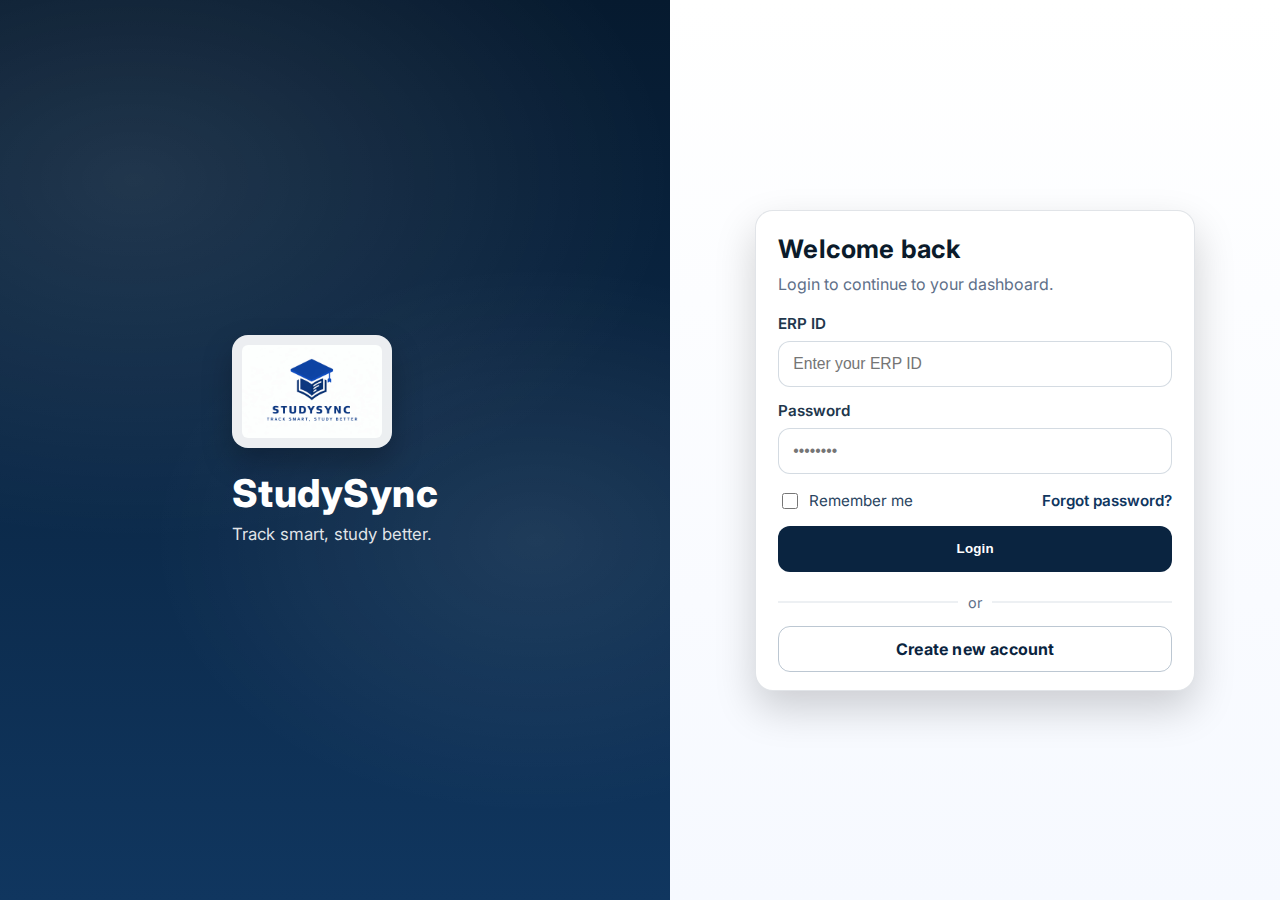
<file: index.html>
<!DOCTYPE html>
<html lang="en">
<head>
    <meta charset="UTF-8">
    <title>StudySync</title>

    <!-- Auto redirect to Login page -->
    <meta http-equiv="refresh" content="0; url=pages/auth/login.html">

    <!-- Fallback for browsers with redirect disabled -->
    <script>
        window.location.href = "pages/auth/login.html";
    </script>
</head>
<body>
    <p>If you are not redirected automatically, <a href="pages/auth/login.html">click here to go to Login</a>.</p>
</body>
</html>
</file>
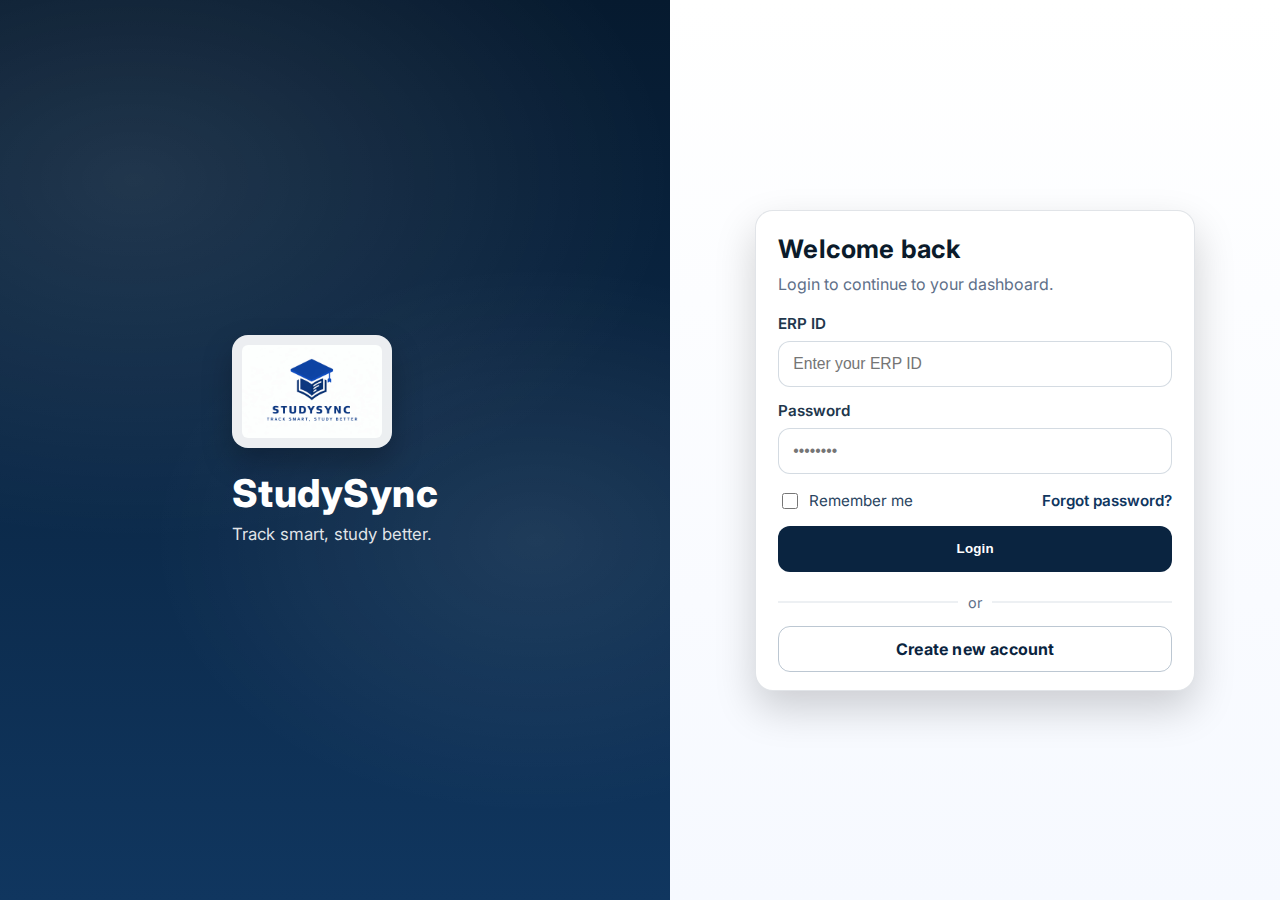
<file: pages/auth/login.html>
<!DOCTYPE html>
<html lang="en">
<head>
  <meta charset="UTF-8" />
  <meta name="viewport" content="width=device-width, initial-scale=1.0" />
  <title>StudySync | Login</title>

  <!-- Optional: clean professional font -->
  <link rel="preconnect" href="https://fonts.googleapis.com">
  <link rel="preconnect" href="https://fonts.gstatic.com" crossorigin>
  <link href="https://fonts.googleapis.com/css2?family=Inter:wght@400;500;600;700&display=swap" rel="stylesheet">

  <link rel="stylesheet" href="../../css/auth.css" />
</head>
<body>
  <div class="auth-page">
    <!-- Left: Brand / Info -->
    <section class="brand">
      <div class="brand-inner">
        <img
          class="brand-logo"
          src="../../assets/images/logo/studysync-logo.png"
          alt="StudySync Logo"
        />
        <h1 class="brand-title">StudySync</h1>
        <p class="brand-tagline">Track smart, study better.</p>
      </div>
    </section>

    <!-- Right: Login Card -->
    <main class="auth">
      <div class="card">
        <div class="card-head">
          <h2>Welcome back</h2>
          <p class="muted">Login to continue to your dashboard.</p>
        </div>

        <form class="form" id="loginForm" autocomplete="on">
        
            <label class="field">
                <span>ERP ID</span>
                <input type="text" name="erpId" placeholder="Enter your ERP ID" required />
            </label>
        
            <label class="field">
                <span>Password</span>
                <input type="password" name="password" placeholder="••••••••" minlength="4" required />
            </label>
        
            <div class="row">
                <label class="checkbox">
                    <input type="checkbox" />
                    <span>Remember me</span>
                </label>
        
                <a class="link" href="#" onclick="alert('We will add this later'); return false;">Forgot password?</a>
            </div>
        
            <button class="btn primary" type="submit">Login</button>
        
            <div class="divider"><span>or</span></div>
        
            <a class="btn ghost" href="register.html">Create new account</a>
        
        </form>
      </div>
    </main>
  </div>
  <script src="../../js/auth.js"></script>

</body>
</html>
</file>
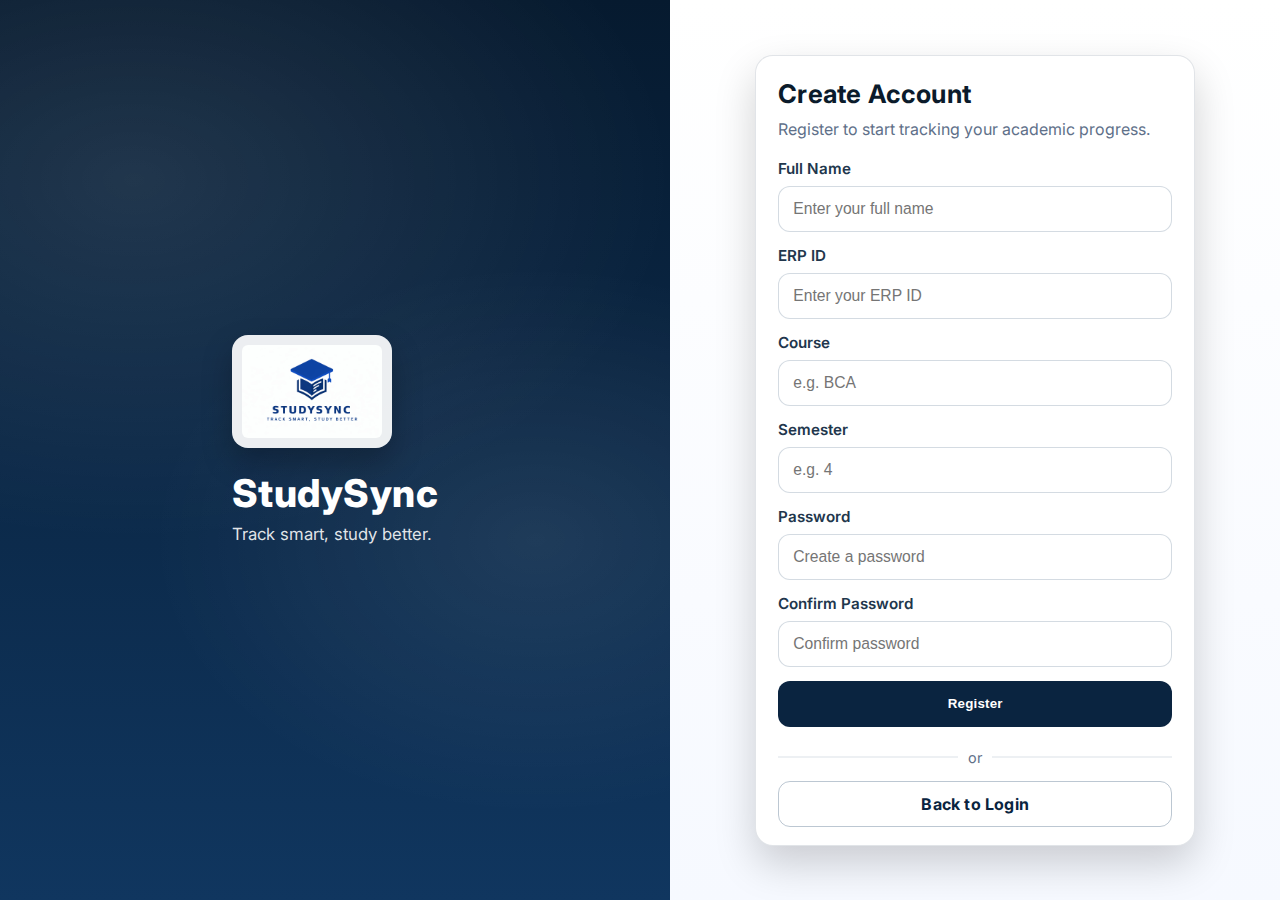
<file: pages/auth/register.html>
<!DOCTYPE html>
<html lang="en">
<head>
  <meta charset="UTF-8" />
  <meta name="viewport" content="width=device-width, initial-scale=1.0" />
  <title>StudySync | Register</title>

  <link rel="preconnect" href="https://fonts.googleapis.com">
  <link rel="preconnect" href="https://fonts.gstatic.com" crossorigin>
  <link href="https://fonts.googleapis.com/css2?family=Inter:wght@400;500;600;700&display=swap" rel="stylesheet">
  <link rel="stylesheet" href="../../css/auth.css" />
</head>

<body>
  <div class="auth-page">

    <!-- LOGO -->
    <section class="brand">
      <div class="brand-inner">
        <img
          class="brand-logo"
          src="../../assets/images/logo/studysync-logo.png"
          alt="StudySync Logo"
        />
        <h1 class="brand-title">StudySync</h1>
        <p class="brand-tagline">Track smart, study better.</p>
      </div>
    </section>

    <!-- Register -->
    <main class="auth">
      <div class="card">
        <div class="card-head">
          <h2>Create Account</h2>
          <p class="muted">Register to start tracking your academic progress.</p>
        </div>

        <form class="form" id="registerForm" data-page="register">

          <label class="field">
            <span>Full Name</span>
            <input type="text" id="name" placeholder="Enter your full name" required />
          </label>

          <label class="field">
            <span>ERP ID</span>
            <input type="text" id="erp" placeholder="Enter your ERP ID" required />
          </label>

          <label class="field">
            <span>Course</span>
            <input type="text" id="course" placeholder="e.g. BCA" required />
          </label>

          <label class="field">
            <span>Semester</span>
            <input type="number" id="semester" min="1" max="8" placeholder="e.g. 4" required />
          </label>

          <label class="field">
            <span>Password</span>
            <input type="password" id="password" placeholder="Create a password" required />
          </label>

          <label class="field">
            <span>Confirm Password</span>
            <input type="password" id="confirmPassword" placeholder="Confirm password" required />
          </label>

          <button class="btn primary" type="submit">Register</button>

          <div class="divider"><span>or</span></div>

          <a class="btn ghost" href="login.html">Back to Login</a>

        </form>
      </div>
    </main>

  </div>
  <script src="../../js/auth.js"></script>

</body>
</html>
</file>
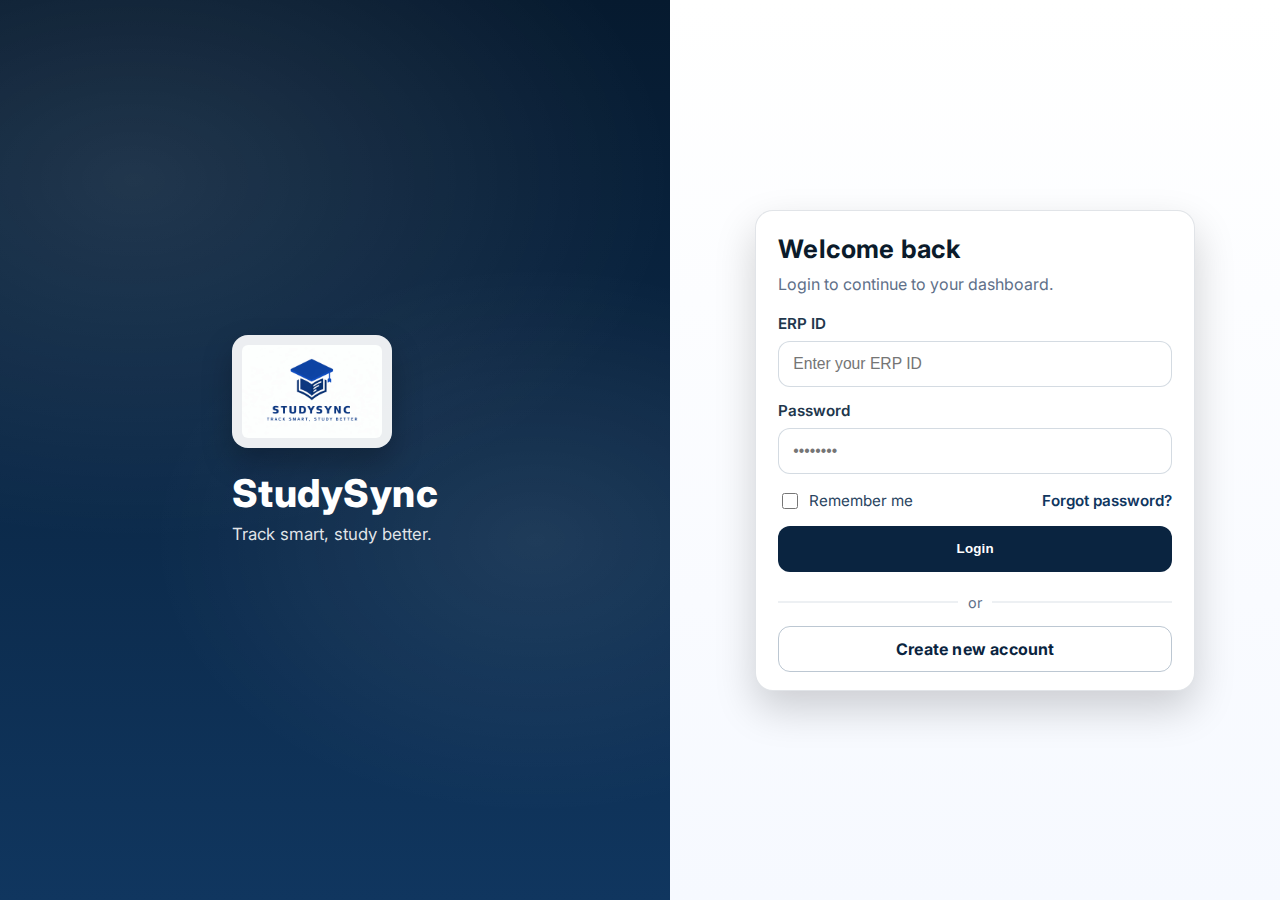
<file: pages/dashboard/dashboard.html>
<!DOCTYPE html>
<html lang="en">

<head>
    <meta charset="UTF-8" />
    <meta name="viewport" content="width=device-width, initial-scale=1.0" />
    <title>StudySync | Dashboard</title>

    <!-- Fonts (same as auth pages) -->
    <link rel="preconnect" href="https://fonts.googleapis.com">
    <link rel="preconnect" href="https://fonts.gstatic.com" crossorigin>
    <link href="https://fonts.googleapis.com/css2?family=Inter:wght@400;500;600;700&display=swap" rel="stylesheet">
    <link rel="stylesheet" href="../../css/main.css" />
<link rel="stylesheet" href="../../css/dashboard.css" /> 

    <!-- CSS for dashboard (we will create next) -->
    <link rel="stylesheet" href="../../css/dashboard.css" />
</head>

<body>

    <!-- NAVBAR -->
    <header class="topbar">
        <nav class="nav">
            <div class="nav-left">
                <a class="brand" href="./dashboard.html">
                    <img class="brand-logo" src="../../assets/images/logo/studysync-logo.png" alt="StudySync Logo">
                    <span class="brand-name">StudySync</span>
                </a>
            </div>

            <div class="nav-right" id="navMenu">
                <a class="nav-link active" href="./dashboard.html">Dashboard</a>
                <a class="nav-link" href="../subjects/subjects.html">Subjects</a>
                <a class="nav-link" href="../planner/planner.html">Planner</a>
                <a class="nav-link" href="../info/about.html">About</a>
                <button class="nav-btn" id="logoutBtn" type="button">Logout</button>
            </div>

            <!-- Hamburger (ONLY visible on mobile) -->
            <button class="nav-toggle" id="navToggle" aria-label="Toggle navigation" aria-expanded="false"
                type="button">
                &#9776;
            </button>
        </nav>
    </header>

    <!-- PAGE -->
    <main class="page">

        <!-- Container 1 -->
        <section class="section section-top">
            <div class="grid-two">

                <!-- Student Details -->
                <div class="card card-student">
                    <div class="card-head">
                        <h2 class="card-title">Student Details</h2>
                    </div>

                    <div class="student-details">
                        <div class="detail-row">
                            <span class="label">Name</span>
                            <span class="value" id="studentName">—</span>
                        </div>
                        <div class="detail-row">
                            <span class="label">Course</span>
                            <span class="value" id="studentCourse">—</span>
                        </div>
                        <div class="detail-row">
                            <span class="label">ERP ID</span>
                            <span class="value" id="studentErp">—</span>
                        </div>
                        <div class="detail-row">
                            <span class="label">Semester</span>
                            <span class="value" id="studentSemester">—</span>
                        </div>
                    </div>
                </div>

                <!-- Date -->
                <div class="card card-date">
                    <div class="card-head">
                        <h2 class="card-title">Today</h2>
                    </div>

                    <div class="today">
                        <p class="today-day" id="todayDay">—</p>
                        <p class="today-date" id="todayDate">—</p>
                        <p class="today-monthyear" id="todayMonthYear">—</p>
                    </div>
                </div>

            </div>
        </section>

        <!-- Container 2-->
        <section class="section section-subjects">
            <div class="section-head">
                <h2 class="section-title">Subject Progress</h2>
                <a class="section-link" href="../subjects/subjects.html">Open Subjects →</a>
            </div>

            <div class="subject-grid" id="subjectGrid">
                <!-- JS will render subject cards here -->
                <!-- Example structure (JS will generate):
          <div class="card subject-card">
            <div class="subject-top">
              <h3>Java</h3>
              <span>60%</span>
            </div>
            <div class="progress-bar"><div class="fill" style="width:60%"></div></div>
            <p class="muted">3/5 units completed</p>
          </div>
        -->
            </div>
        </section>

        <!-- ========== CONTAINER 3: OVERALL PROGRESS + STATUS ========== -->
        <section class="section section-overall">
            <div class="card card-overall">
                <div class="section-head">
                    <h2 class="section-title">Overall Progress</h2>
                    <span class="overall-percent" id="overallPercent">—%</span>
                </div>

                <div class="progress-bar lg">
                    <div class="fill" id="overallFill" style="width:0%"></div>
                </div>

                <div class="overall-status">
                    <p class="status-text">
                        Status:
                        <span class="status-badge" id="overallStatus">—</span>
                    </p>

                    <p class="muted" id="overallHint">
                        Complete more units to improve your status.
                    </p>
                </div>
            </div>
        </section>

        <!-- ========== CONTAINER 4: TODAY'S TASKS + 2 BUTTONS ========== -->
        <section class="section section-todos">
            <div class="grid-two">

                <!-- Task List (Left) -->
                <div class="card card-todos">
                    <div class="section-head">
                        <h2 class="section-title">Today’s To-Do</h2>
                        <span class="muted" id="todoCount">0 tasks</span>
                    </div>

                    <ul class="list" id="todoList">
                        <!-- JS will render tasks here -->
                    </ul>
                </div>

                <!-- Buttons (Right) -->
                <div class="card card-actions">
                    <div class="card-head">
                        <h2 class="card-title">Quick Actions</h2>
                    </div>

                    <div class="actions">
                        <a class="btn primary" href="../planner/planner.html">Update To-Do</a>
                        <button class="btn secondary" id="markStudiedBtn" type="button">Mark Today as Studied</button>
                    </div>

                    <div class="streak-box">
                        <p class="streak-title">Consistency</p>
                        <p class="streak-line">
                            Streak: <strong id="streakCount">0</strong> day(s)
                        </p>
                        <p class="streak-line">
                            Last Studied: <strong id="lastStudied">—</strong>
                        </p>
                    </div>
                </div>

            </div>
        </section>

        <!-- ========== CONTAINER 5: UPCOMING DEADLINES + 2 BUTTONS ========== -->
        <section class="section section-deadlines">
            <div class="grid-two">

                <!-- Deadlines List (Left) -->
                <div class="card card-deadlines">
                    <div class="section-head">
                        <h2 class="section-title">Upcoming Deadlines</h2>
                        <span class="muted" id="deadlineCount">0 items</span>
                    </div>

                    <ul class="list" id="deadlineList">
                        <!-- JS will render deadlines here -->
                    </ul>
                </div>

                <!-- Buttons (Right) -->
                <div class="card card-actions">
                    <div class="card-head">
                        <h2 class="card-title">Deadline Actions</h2>
                    </div>

                    <div class="actions">
                        <a class="btn primary" href="../planner/planner.html">Update Deadlines</a>
                        <button class="btn secondary" id="setReminderBtn" type="button">Set Reminder</button>
                    </div>

                    <p class="muted">
                        Reminder will be shown inside the app (prototype).
                    </p>
                </div>

            </div>
        </section>

    </main>

    <!-- JS (we will build next) -->
    <script src="../../js/dashboard.js" defer></script>
</body>

</html>
</file>
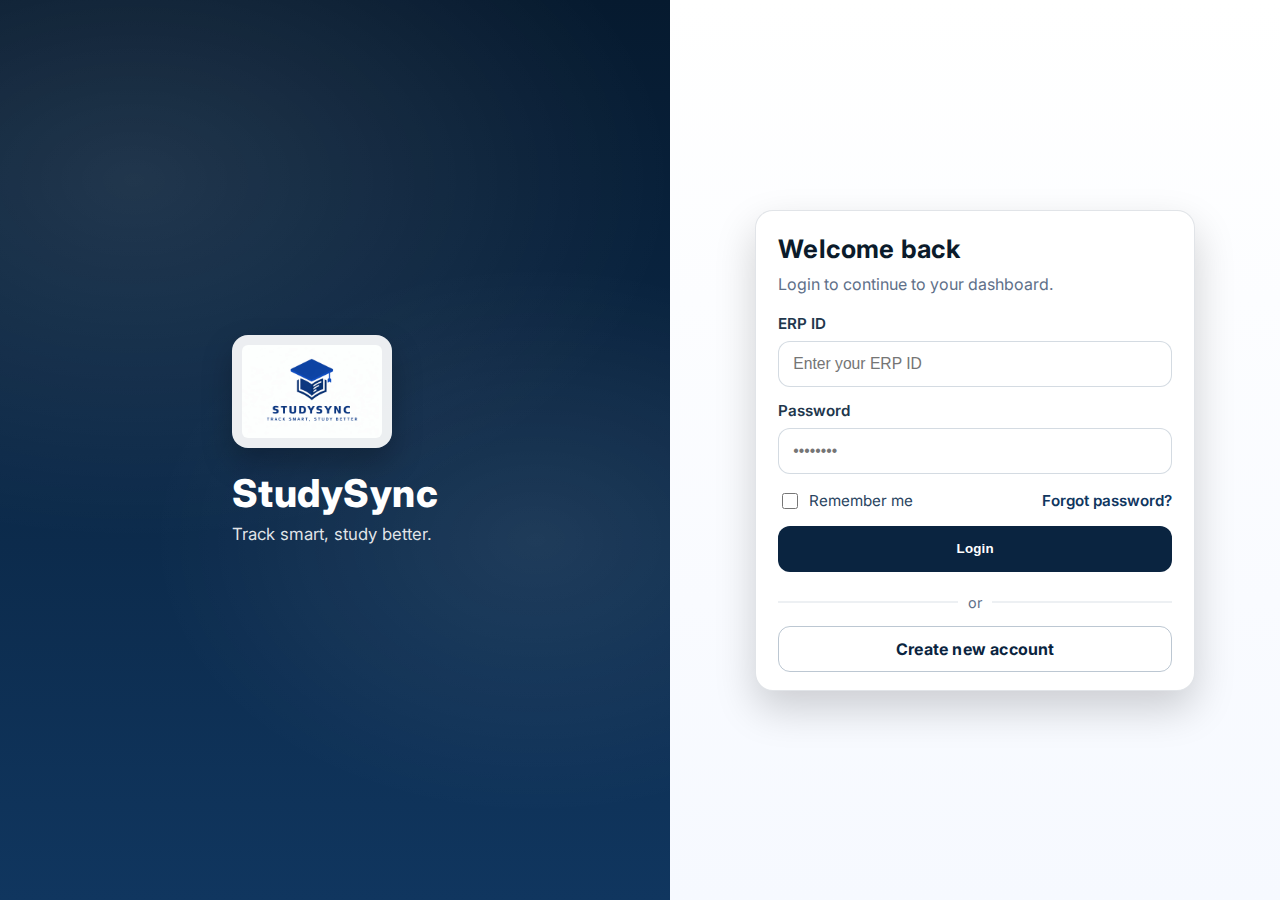
<file: pages/planner/planner.html>
<!DOCTYPE html>
<html lang="en">
<head>
  <meta charset="UTF-8" />
  <meta name="viewport" content="width=device-width, initial-scale=1.0" />
  <title>StudySync | Planner</title>

  <!-- Font -->
  <link rel="preconnect" href="https://fonts.googleapis.com">
  <link rel="preconnect" href="https://fonts.gstatic.com" crossorigin>
  <link href="https://fonts.googleapis.com/css2?family=Inter:wght@400;500;600;700;800&display=swap" rel="stylesheet">

  <!-- Common + Page CSS -->
  <link rel="stylesheet" href="../../css/main.css">
  <link rel="stylesheet" href="../../css/planner.css">
</head>

<body>
  <!-- NAVBAR -->
  <header class="topbar">
    <nav class="nav">
      <div class="nav-left">
        <a class="brand" href="../dashboard/dashboard.html">
          <img class="brand-logo" src="../../assets/images/logo/studysync-logo.png" alt="StudySync Logo">
          <span class="brand-name">StudySync</span>
        </a>
      </div>

      <div class="nav-right" id="navMenu">
        <a class="nav-link" href="../dashboard/dashboard.html">Dashboard</a>
        <a class="nav-link" href="../subjects/subjects.html">Subjects</a>
        <a class="nav-link active" href="./planner.html">Planner</a>
        <a class="nav-link" href="../info/about.html">About</a>
        <button class="nav-btn" id="logoutBtn" type="button">Logout</button>
      </div>

      <button class="nav-toggle" id="navToggle" aria-label="Toggle navigation" aria-expanded="false" type="button">
        &#9776;
      </button>
    </nav>
  </header>

  <main class="page">
    <!-- HEADER -->
    <section class="section section-headline">
      <div class="headline">
        <div>
          <h1 class="title">Planner</h1>
          <p class="subtitle">Add study tasks and deadlines here. Dashboard will show the latest items.</p>
        </div>

        <div class="chips">
          <span class="chip">Today: <strong id="todayText">—</strong></span>
          <span class="chip">Semester: <strong id="semText">—</strong></span>
        </div>
      </div>
    </section>

    <!-- GRID -->
    <section class="planner-grid">
      <!-- LEFT: TODOS -->
      <section class="card">
        <div class="card-head">
          <div>
            <h2 class="card-title">To-Do List (Study Only)</h2>
            <p class="muted">Keep tasks academic: revision, practice, reading, etc.</p>
          </div>
          <span class="badge" id="todoBadge">0</span>
        </div>

        <form id="todoForm" class="form">
          <div class="row">
            <div class="field">
              <label>Subject</label>
              <input id="todoSubject" type="text" placeholder="e.g., CN / Java" required />
            </div>

            <div class="field">
              <label>Type</label>
              <select id="todoType" required>
                <option value="Revision">Revision</option>
                <option value="Practice">Practice</option>
                <option value="Reading">Reading</option>
                <option value="Assignment">Assignment</option>
              </select>
            </div>
          </div>

          <div class="row">
            <div class="field">
              <label>Unit (1–5)</label>
              <input id="todoUnit" type="number" min="1" max="5" placeholder="1" />
            </div>

            <div class="field">
              <label>Duration (minutes)</label>
              <input id="todoDuration" type="number" min="5" max="600" placeholder="30" />
            </div>

            <div class="field">
              <label>Date</label>
              <input id="todoDate" type="date" />
            </div>
          </div>

          <div class="actions">
            <button class="btn primary" type="submit">Add Task</button>
            <button class="btn ghost" id="clearTodoBtn" type="button">Clear All Tasks</button>
          </div>
        </form>

        <div class="list-wrap">
          <ul class="list" id="todoList"></ul>
        </div>
      </section>

      <!-- RIGHT: DEADLINES -->
      <section class="card">
        <div class="card-head">
          <div>
            <h2 class="card-title">Deadlines</h2>
            <p class="muted">Add tests, mid-sems, end-sems, or assignments.</p>
          </div>
          <span class="badge" id="deadlineBadge">0</span>
        </div>

        <form id="deadlineForm" class="form">
          <div class="row">
            <div class="field">
              <label>Type</label>
              <select id="deadlineType" required>
                <option value="Mid-sem">Mid-sem</option>
                <option value="End-sem">End-sem</option>
                <option value="Test">Test</option>
                <option value="Assignment">Assignment</option>
              </select>
            </div>

            <div class="field">
              <label>Subject</label>
              <input id="deadlineSubject" type="text" placeholder="e.g., CN / SE" required />
            </div>
          </div>

          <div class="row">
            <div class="field">
              <label>Date</label>
              <input id="deadlineDate" type="date" required />
            </div>

            <div class="field">
              <label>Notes (optional)</label>
              <input id="deadlineNotes" type="text" placeholder="e.g., Unit 2 important topics" />
            </div>
          </div>

          <div class="actions">
            <button class="btn primary" type="submit">Add Deadline</button>
            <button class="btn ghost" id="clearDeadlineBtn" type="button">Clear All Deadlines</button>
          </div>
        </form>

        <div class="list-wrap">
          <ul class="list" id="deadlineList"></ul>
        </div>
      </section>
    </section>
  </main>

  <script src="../../js/planner.js" defer></script>
</body>
</html>
</file>
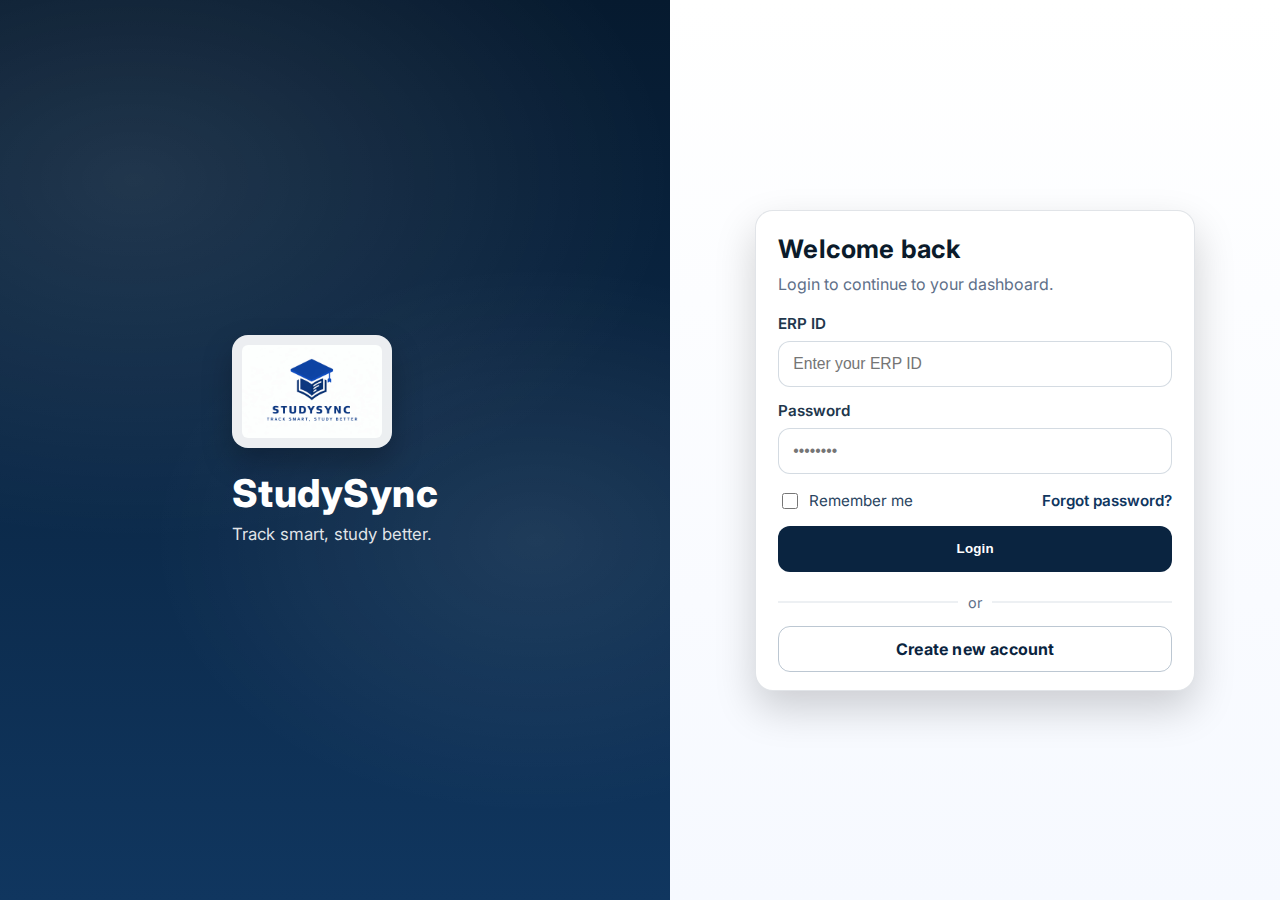
<file: pages/subjects/subjects.html>
<!DOCTYPE html>
<html lang="en">

<head>
    <meta charset="UTF-8" />
    <meta name="viewport" content="width=device-width, initial-scale=1.0" />
    <title>StudySync | Subjects</title>

    <!-- Fonts -->
    <link rel="preconnect" href="https://fonts.googleapis.com">
    <link rel="preconnect" href="https://fonts.gstatic.com" crossorigin>
    <link href="https://fonts.googleapis.com/css2?family=Inter:wght@400;500;600;700&display=swap" rel="stylesheet">
    <link rel="stylesheet" href="../../css/main.css" />
    <link rel="stylesheet" href="../../css/subjects.css" />

    <!-- CSS (we’ll create next) -->
    <link rel="stylesheet" href="../../css/subjects.css" />
</head>

<body>

    <!-- ========== NAVBAR ========== -->
    <header class="topbar">
        <nav class="nav">
            <div class="nav-left">
                <a class="brand" href="../dashboard/dashboard.html">
                    <img class="brand-logo" src="../../assets/images/logo/studysync-logo.png" alt="StudySync Logo">
                    <span class="brand-name">StudySync</span>
                </a>
            </div>

            <!-- Menu -->
            <div class="nav-right" id="navMenu">
                <a class="nav-link" href="../dashboard/dashboard.html">Dashboard</a>
                <a class="nav-link active" href="./subjects.html">Subjects</a>
                <a class="nav-link" href="../planner/planner.html">Planner</a>
                <a class="nav-link" href="../info/about.html">About</a>
                <button class="nav-btn" id="logoutBtn" type="button">Logout</button>
            </div>

            <!-- Hamburger -->
            <button class="nav-toggle" id="navToggle" aria-label="Toggle navigation" aria-expanded="false"
                type="button">
                &#9776;
            </button>
        </nav>
    </header>

    <!-- ========== PAGE ========== -->
    <main class="page">

        <!-- Header Section -->
        <section class="section section-headline">
            <div class="headline">
                <div>
                    <h1 class="title">Subjects</h1>
                    <p class="subtitle">
                        Tick units as you complete them. Progress will automatically update on the Dashboard.
                    </p>
                </div>

                <div class="semester-chip">
                    Semester: <strong id="semText">—</strong>
                </div>
            </div>
        </section>

        <!-- Subjects Container -->
        <section class="section section-subjects">
            <div class="section-bar">
                <h2 class="section-title">Your Subjects</h2>
                <span class="muted" id="subjectCount">0 subjects</span>
            </div>

            <!-- JS will render subject cards here -->
            <div class="subjects-grid" id="subjectsGrid">
                <!-- Example card (JS will generate):
        <div class="card subject-card">
          <div class="subject-top">
            <h3 class="subject-name">Computer Networks</h3>
            <span class="percent">40%</span>
          </div>

          <div class="units">
            <label class="unit"><input type="checkbox"> Unit 1</label>
            ...
          </div>

          <div class="btn-row">
            <a class="btn ghost" href="./cn/cn-syllabus.html">Syllabus</a>
            <a class="btn primary" href="./cn/cn-questionbank.html">Question Bank</a>
          </div>
        </div>
        -->
            </div>
        </section>

    </main>

    <!-- JS (we’ll create next) -->
    <script src="../../js/subjects.js" defer></script>
</body>

</html>
</file>
<file: css/auth.css>
:root{
  --navy-900:#061a2f;
  --navy-800:#0a2440;
  --navy-700:#10365f;
  --navy-100:#eaf2ff;

  --white:#ffffff;
  --text:#0b1b2b;
  --muted:#607089;

  --border:rgba(255,255,255,0.18);
  --card-border:rgba(10,36,64,0.12);

  --shadow: 0 18px 40px rgba(0,0,0,0.18);
  --radius: 18px;
}

*{ box-sizing:border-box; }
html,body{ height:100%; }

body{
  margin:0;
  font-family: Inter, system-ui, -apple-system, Segoe UI, Roboto, Arial, sans-serif;
  background: linear-gradient(180deg, var(--navy-900), var(--navy-800));
  color: var(--text);
}

/* Layout */
.auth-page{
  min-height:100vh;
  display:grid;
  grid-template-columns: 1.1fr 1fr;
}

/* Brand Side */
.brand{
  padding: 40px 36px;
  color: var(--white);
  display:flex;
  align-items:center;
  justify-content:center;

  background:
    radial-gradient(900px 600px at 20% 20%, rgba(255,255,255,0.10), transparent 60%),
    radial-gradient(700px 500px at 80% 60%, rgba(255,255,255,0.08), transparent 55%),
    linear-gradient(180deg, var(--navy-900), var(--navy-700));
}

.brand-inner{
  max-width: 520px;
}

.brand-logo{
  width: 160px;
  height:auto;
  background: rgba(255,255,255,0.92);
  border-radius: 16px;
  padding: 10px;
  box-shadow: 0 14px 30px rgba(0,0,0,0.25);
}

.brand-title{
  margin: 18px 0 6px;
  font-size: 2.4rem;
  letter-spacing: 0.5px;
  font-weight: 800;
}

.brand-tagline{
  margin: 0 0 18px;
  color: rgba(255,255,255,0.88);
  font-size: 1.05rem;
  line-height: 1.5;
}

.brand-points{
  margin-top: 18px;
  padding-top: 14px;
  border-top: 1px solid rgba(255,255,255,0.18);
}

.point{
  display:flex;
  align-items:flex-start;
  gap: 10px;
  margin: 12px 0;
  color: rgba(255,255,255,0.92);
}

.dot{
  width: 10px;
  height: 10px;
  border-radius: 50%;
  margin-top: 6px;
  background: #7fb0ff;
  box-shadow: 0 0 0 4px rgba(127,176,255,0.18);
}

/* Auth Side */
.auth{
  background: linear-gradient(180deg, #ffffff, #f6f9ff);
  display:flex;
  flex-direction:column;
  align-items:center;
  justify-content:center;
  padding: 40px 20px;
}

.card{
  width: min(440px, 92vw);
  background: var(--white);
  border: 1px solid var(--card-border);
  border-radius: var(--radius);
  box-shadow: var(--shadow);
  padding: 22px 22px 18px;
}

.card-head h2{
  margin: 0;
  font-size: 1.6rem;
  letter-spacing: 0.2px;
}

.muted{
  margin: 8px 0 0;
  color: var(--muted);
  line-height: 1.5;
}

.form{
  margin-top: 18px;
  display:flex;
  flex-direction:column;
  gap: 14px;
}

.field{
  display:flex;
  flex-direction:column;
  gap: 8px;
}

.field span{
  font-weight: 600;
  color: #21364c;
  font-size: 0.95rem;
}

.field input{
  height: 46px;
  padding: 0 14px;
  border-radius: 12px;
  border: 1px solid rgba(16,54,95,0.18);
  outline: none;
  font-size: 0.98rem;
  transition: box-shadow 0.15s ease, border-color 0.15s ease;
}

.field input:focus{
  border-color: rgba(16,54,95,0.45);
  box-shadow: 0 0 0 4px rgba(127,176,255,0.25);
}

.row{
  display:flex;
  align-items:center;
  justify-content:space-between;
  gap: 10px;
  margin-top: 2px;
}

.checkbox{
  display:flex;
  align-items:center;
  gap: 8px;
  color: #29445f;
  font-size: 0.95rem;
}

.checkbox input{
  width: 16px;
  height: 16px;
}

.link{
  color: var(--navy-700);
  text-decoration:none;
  font-weight: 600;
  font-size: 0.95rem;
}

.link:hover{
  text-decoration: underline;
}

.btn{
  height: 46px;
  border-radius: 12px;
  border: none;
  cursor: pointer;
  font-weight: 700;
  letter-spacing: 0.2px;
  display:flex;
  align-items:center;
  justify-content:center;
  text-decoration:none;
  user-select:none;
  transition: transform 0.12s ease, opacity 0.12s ease;
}

.btn:hover{
  transform: translateY(-1px);
  opacity: 0.96;
}

.btn.primary{
  background: var(--navy-800);
  color: var(--white);
}

.btn.ghost{
  background: transparent;
  color: var(--navy-800);
  border: 1px solid rgba(16,54,95,0.28);
}

.divider{
  position: relative;
  text-align:center;
  margin: 6px 0 0;
}

.divider span{
  display:inline-block;
  padding: 0 10px;
  background: var(--white);
  color: var(--muted);
  font-size: 0.9rem;
}

.divider::before{
  content:"";
  position:absolute;
  left:0;
  right:0;
  top: 50%;
  height:1px;
  background: rgba(16,54,95,0.15);
  transform: translateY(-50%);
  z-index: 0;
}

.divider span{
  position: relative;
  z-index: 1;
}

.tiny-muted{
  margin: 12px 0 0;
  color: rgba(11,27,43,0.55);
  font-size: 0.85rem;
}

/* Responsive */
@media (max-width: 900px){
  .auth-page{
    grid-template-columns: 1fr;
  }
  .brand{
    padding: 34px 20px;
    text-align:center;
  }
  .brand-inner{
    display:flex;
    flex-direction:column;
    align-items:center;
  }
  .brand-logo{
    width: 140px;
  }
  .brand-title{
    font-size: 2.1rem;
  }
}

@media (max-width: 420px){
  .card{
    padding: 18px 16px;
    border-radius: 16px;
  }
  .row{
    flex-direction:column;
    align-items:flex-start;
  }
  .btn{
    width: 100%;
  }
}
</file>
<file: css/main.css>
:root {
  --navy-900: #061a2f;
  --navy-800: #0a2440;
  --navy-700: #10365f;

  --white: #ffffff;
  --bg: #f4f7fc;
  --text: #0b1b2b;
  --muted: #607089;

  --border: rgba(10, 36, 64, 0.12);
  --shadow: 0 12px 30px rgba(0,0,0,0.12);
  --radius: 14px;
}

* { box-sizing: border-box; }

body {
  margin: 0;
  font-family: Inter, system-ui, sans-serif;
  background: var(--bg);
  color: var(--text);
}

/* ===== NAVBAR (COMMON) ===== */
.topbar {
  background: var(--navy-900);
  position: sticky;
  top: 0;
  z-index: 100;
  box-shadow: 0 4px 12px rgba(0,0,0,0.25);
}

.nav {
  max-width: 1200px;
  margin: auto;
  padding: 10px 18px;
  display: flex;
  justify-content: space-between;
  align-items: center;
  position: relative;
}

.brand {
  display: flex;
  align-items: center;
  gap: 10px;
  text-decoration: none;
  color: white;
  font-weight: 800;
  letter-spacing: 0.2px;
}

.brand-logo {
  height: 38px;
  background: white;
  padding: 4px;
  border-radius: 8px;
}

.nav-right {
  display: flex;
  gap: 14px;
  align-items: center;
}

.nav-link {
  color: #dbe7ff;
  text-decoration: none;
  font-weight: 600;
  padding: 8px 10px;
  border-radius: 10px;
}

.nav-link.active,
.nav-link:hover {
  color: white;
  background: rgba(255,255,255,0.08);
}

.nav-btn {
  background: #ff6b6b;
  color: white;
  border: none;
  padding: 8px 12px;
  border-radius: 10px;
  cursor: pointer;
  font-weight: 800;
}

.nav-toggle {
  display: none;
  background: transparent;
  border: 1px solid rgba(255,255,255,0.25);
  color: white;
  font-size: 22px;
  padding: 8px 10px;
  border-radius: 10px;
  cursor: pointer;
}

/* Mobile dropdown nav */
@media (max-width: 768px) {
  .nav-right {
    display: none;
    position: absolute;
    top: 58px;
    right: 18px;
    width: min(240px, 92vw);
    background: var(--navy-900);
    border: 1px solid rgba(255,255,255,0.18);
    border-radius: 12px;
    padding: 10px;
    box-shadow: 0 14px 30px rgba(0,0,0,0.35);
    flex-direction: column;
    gap: 10px;
    align-items: stretch;
  }

  .nav-right.open { display: flex; }
  .nav-btn { width: 100%; }
  .nav-toggle {
    display: inline-flex;
    align-items: center;
    justify-content: center;
  }
}
</file>
<file: css/dashboard.css>
:root {
  --navy-900: #061a2f;
  --navy-800: #0a2440;
  --navy-700: #10365f;
  --navy-100: #eaf2ff;

  --white: #ffffff;
  --bg: #f4f7fc;
  --text: #0b1b2b;
  --muted: #607089;

  --border: rgba(10, 36, 64, 0.12);
  --shadow: 0 12px 30px rgba(0,0,0,0.12);
  --radius: 14px;
}

* {
  box-sizing: border-box;
}

body {
  margin: 0;
  font-family: Inter, system-ui, sans-serif;
  background: var(--bg);
  color: var(--text);
}

/* ===== NAVBAR ===== */

.topbar {
  background: var(--navy-900);
  position: sticky;
  top: 0;
  z-index: 100;
  box-shadow: 0 4px 12px rgba(0,0,0,0.25);
}

.nav {
  max-width: 1200px;
  margin: auto;
  padding: 10px 18px;
  display: flex;
  justify-content: space-between;
  align-items: center;
}

.brand {
  display: flex;
  align-items: center;
  gap: 10px;
  text-decoration: none;
  color: white;
  font-weight: 700;
}

.brand-logo {
  height: 38px;
  background: white;
  padding: 4px;
  border-radius: 8px;
}

.nav-right {
  display: flex;
  gap: 14px;
  align-items: center;
}

.nav-link {
  color: #dbe7ff;
  text-decoration: none;
  font-weight: 500;
}

.nav-link.active,
.nav-link:hover {
  color: white;
}

.nav-btn {
  background: #ff6b6b;
  color: white;
  border: none;
  padding: 6px 12px;
  border-radius: 8px;
  cursor: pointer;
}

/* Mobile hamburger button */
.nav-toggle {
  display: none;
  background: transparent;
  border: 1px solid rgba(255,255,255,0.25);
  color: white;
  font-size: 22px;
  padding: 8px 10px;
  border-radius: 10px;
  cursor: pointer;
}

/* Make navbar layout stable */
.nav {
  position: relative;
}

/* MOBILE VIEW */
@media (max-width: 768px) {

  .nav-right {
    display: none; /* hidden by default */
    position: absolute;
    top: 58px;
    right: 18px;
    width: min(240px, 92vw);

    background: var(--navy-900);
    border: 1px solid rgba(255,255,255,0.18);
    border-radius: 12px;
    padding: 10px;
    box-shadow: 0 14px 30px rgba(0,0,0,0.35);

    flex-direction: column;
    gap: 10px;
    align-items: stretch;
  }

  .nav-right.open {
    display: flex;
  }

  .nav-link {
    padding: 10px 10px;
    border-radius: 10px;
  }

  .nav-link:hover {
    background: rgba(255,255,255,0.08);
  }

  .nav-btn {
    width: 100%;
    padding: 10px 12px;
    border-radius: 10px;
  }

  .nav-toggle {
    display: inline-flex;
    align-items: center;
    justify-content: center;
  }
}

/* ===== PAGE LAYOUT ===== */

.page {
  max-width: 1200px;
  margin: auto;
  padding: 20px 16px 40px;
}

.section {
  margin-bottom: 28px;
}

.grid-two {
  display: grid;
  grid-template-columns: 1fr 1fr;
  gap: 16px;
}

.card {
  background: white;
  border-radius: var(--radius);
  box-shadow: var(--shadow);
  padding: 16px;
}

.section-head {
  display: flex;
  justify-content: space-between;
  align-items: center;
  margin-bottom: 12px;
}

.section-title {
  margin: 0;
  font-size: 1.2rem;
}

.section-link {
  font-size: 0.9rem;
  text-decoration: none;
  color: var(--navy-700);
  font-weight: 600;
}

.muted {
  color: var(--muted);
  font-size: 0.9rem;
}

/* ===== STUDENT CARD ===== */

.student-details .detail-row {
  display: flex;
  justify-content: space-between;
  padding: 6px 0;
}

.label {
  font-weight: 600;
  color: var(--navy-700);
}

/* ===== DATE CARD ===== */

.today {
  text-align: center;
}

.today-day {
  font-size: 1.4rem;
  font-weight: 700;
}

.today-date {
  font-size: 2.2rem;
  font-weight: 800;
}

.today-monthyear {
  color: var(--muted);
}

/* ===== SUBJECT PROGRESS ===== */

.subject-grid {
  display: grid;
  grid-template-columns: repeat(auto-fit, minmax(180px, 1fr));
  gap: 14px;
}

.progress-bar {
  height: 10px;
  background: #e2e8f5;
  border-radius: 10px;
  overflow: hidden;
}

.progress-bar .fill {
  height: 100%;
  background: linear-gradient(90deg, #3b82f6, #2563eb);
}

/* ===== OVERALL ===== */

.progress-bar.lg {
  height: 14px;
  margin-top: 8px;
}

.overall-status {
  margin-top: 10px;
}

.status-badge {
  padding: 3px 8px;
  border-radius: 6px;
  background: #eaf2ff;
  color: var(--navy-800);
  font-weight: 600;
}

/* ===== LISTS ===== */

.list {
  list-style: none;
  padding: 0;
  margin: 0;
}

.list li {
  padding: 8px 0;
  border-bottom: 1px solid var(--border);
}

/* ===== ACTIONS ===== */

.actions {
  display: flex;
  flex-direction: column;
  gap: 10px;
}

.btn {
  text-decoration: none;
  text-align: center;
  padding: 10px;
  border-radius: 10px;
  font-weight: 600;
}

.btn.primary {
  background: var(--navy-800);
  color: white;
}

.btn.secondary {
  background: #eaf2ff;
  color: var(--navy-800);
  border: none;
  cursor: pointer;
}

.streak-box {
  margin-top: 12px;
  background: #f0f5ff;
  padding: 10px;
  border-radius: 10px;
}

/* ===== RESPONSIVE ===== */


  .nav-right {
    flex-wrap: wrap;
    justify-content: center;
  }
</file>
<file: css/planner.css>
/* planner.css only contains page styles (navbar comes from main.css) */

.page {
  max-width: 1200px;
  margin: auto;
  padding: 20px 16px 40px;
}

.section {
  margin-bottom: 18px;
}

.headline {
  display: flex;
  justify-content: space-between;
  align-items: flex-start;
  gap: 14px;
  flex-wrap: wrap;
}

.title {
  margin: 0;
  font-size: 1.8rem;
  color: var(--navy-900);
}

.subtitle {
  margin: 8px 0 0;
  color: var(--muted);
  line-height: 1.5;
  max-width: 750px;
}

.chips {
  display: flex;
  gap: 10px;
  flex-wrap: wrap;
}

.chip {
  background: white;
  border: 1px solid var(--border);
  border-radius: 999px;
  padding: 10px 14px;
  box-shadow: var(--shadow);
  font-weight: 700;
  color: var(--navy-800);
}

.planner-grid {
  display: grid;
  grid-template-columns: 1fr 1fr;
  gap: 14px;
}

@media (max-width: 900px) {
  .planner-grid {
    grid-template-columns: 1fr;
  }
}

.card {
  background: white;
  border-radius: var(--radius);
  box-shadow: var(--shadow);
  border: 1px solid var(--border);
  padding: 14px;
}

.card-head {
  display: flex;
  justify-content: space-between;
  align-items: flex-start;
  gap: 10px;
  margin-bottom: 10px;
}

.card-title {
  margin: 0;
  font-size: 1.2rem;
  color: var(--navy-900);
}

.muted {
  color: var(--muted);
  margin: 6px 0 0;
}

.badge {
  background: var(--navy-900);
  color: white;
  padding: 6px 10px;
  border-radius: 999px;
  font-weight: 800;
  min-width: 34px;
  text-align: center;
}

/* forms */
.form {
  margin-top: 10px;
  padding: 12px;
  border: 1px solid rgba(10, 36, 64, 0.10);
  background: #f6f9ff;
  border-radius: 12px;
}

.row {
  display: grid;
  grid-template-columns: repeat(3, 1fr);
  gap: 10px;
  margin-bottom: 10px;
}

@media (max-width: 650px) {
  .row {
    grid-template-columns: 1fr;
  }
}

.field label {
  display: block;
  font-weight: 800;
  font-size: 0.9rem;
  color: #28435c;
  margin-bottom: 6px;
}

.field input,
.field select {
  width: 100%;
  padding: 10px 12px;
  border: 1px solid rgba(10, 36, 64, 0.18);
  border-radius: 12px;
  outline: none;
  font-weight: 600;
  background: white;
}

.field input:focus,
.field select:focus {
  border-color: rgba(59,130,246,0.8);
}

/* buttons */
.actions {
  display: flex;
  gap: 10px;
  flex-wrap: wrap;
  margin-top: 6px;
}

.btn {
  text-decoration: none;
  padding: 10px 12px;
  border-radius: 12px;
  font-weight: 800;
  border: none;
  cursor: pointer;
  user-select: none;
  transition: transform 0.12s ease, opacity 0.12s ease;
}

.btn:hover {
  transform: translateY(-1px);
  opacity: 0.96;
}

.btn.primary {
  background: var(--navy-800);
  color: white;
}

.btn.ghost {
  background: transparent;
  border: 1px solid rgba(16,54,95,0.28);
  color: var(--navy-800);
}

/* lists */
.list-wrap {
  margin-top: 12px;
}

.list {
  list-style: none;
  padding: 0;
  margin: 0;
  display: grid;
  gap: 10px;
}

.item {
  border: 1px solid rgba(10, 36, 64, 0.12);
  background: white;
  border-radius: 12px;
  padding: 12px;
  display: grid;
  gap: 8px;
}

.item-top {
  display: flex;
  justify-content: space-between;
  align-items: flex-start;
  gap: 10px;
}

.item-title {
  margin: 0;
  font-weight: 900;
  color: var(--navy-900);
}

.item-meta {
  color: var(--muted);
  font-weight: 600;
  font-size: 0.95rem;
}

.item-actions {
  display: flex;
  gap: 8px;
  flex-wrap: wrap;
}

.small-btn {
  padding: 8px 10px;
  border-radius: 10px;
  border: 1px solid rgba(16,54,95,0.25);
  background: transparent;
  color: var(--navy-800);
  font-weight: 800;
  cursor: pointer;
}

.small-btn.danger {
  border-color: rgba(255, 107, 107, 0.6);
  color: #d44a4a;
}

.small-btn.done {
  border-color: rgba(34, 197, 94, 0.55);
  color: #167c3b;
}

.empty {
  color: var(--muted);
  padding: 10px 4px;
}
</file>
<file: css/subjects.css>
:root {
  --navy-900: #061a2f;
  --navy-800: #0a2440;
  --navy-700: #10365f;
  --navy-100: #eaf2ff;

  --white: #ffffff;
  --bg: #f4f7fc;
  --text: #0b1b2b;
  --muted: #607089;

  --border: rgba(10, 36, 64, 0.12);
  --shadow: 0 12px 30px rgba(0,0,0,0.12);
  --radius: 14px;
}

* { box-sizing: border-box; }

body {
  margin: 0;
  font-family: Inter, system-ui, sans-serif;
  background: var(--bg);
  color: var(--text);
}

/* ===== NAVBAR ===== */
.topbar {
  background: var(--navy-900);
  position: sticky;
  top: 0;
  z-index: 100;
  box-shadow: 0 4px 12px rgba(0,0,0,0.25);
}

.nav {
  max-width: 1200px;
  margin: auto;
  padding: 10px 18px;
  display: flex;
  justify-content: space-between;
  align-items: center;
  position: relative;
}

.brand {
  display: flex;
  align-items: center;
  gap: 10px;
  text-decoration: none;
  color: white;
  font-weight: 800;
  letter-spacing: 0.2px;
}

.brand-logo {
  height: 38px;
  background: white;
  padding: 4px;
  border-radius: 8px;
}

.nav-right {
  display: flex;
  gap: 14px;
  align-items: center;
}

.nav-link {
  color: #dbe7ff;
  text-decoration: none;
  font-weight: 600;
  padding: 8px 10px;
  border-radius: 10px;
}

.nav-link.active,
.nav-link:hover {
  color: white;
  background: rgba(255,255,255,0.08);
}

.nav-btn {
  background: #ff6b6b;
  color: white;
  border: none;
  padding: 8px 12px;
  border-radius: 10px;
  cursor: pointer;
  font-weight: 700;
}

.nav-toggle {
  display: none;
  background: transparent;
  border: 1px solid rgba(255,255,255,0.25);
  color: white;
  font-size: 22px;
  padding: 8px 10px;
  border-radius: 10px;
  cursor: pointer;
}

/* Mobile dropdown nav */
@media (max-width: 768px) {
  .nav-right {
    display: none;
    position: absolute;
    top: 58px;
    right: 18px;
    width: min(240px, 92vw);

    background: var(--navy-900);
    border: 1px solid rgba(255,255,255,0.18);
    border-radius: 12px;
    padding: 10px;
    box-shadow: 0 14px 30px rgba(0,0,0,0.35);

    flex-direction: column;
    gap: 10px;
    align-items: stretch;
  }

  .nav-right.open {
    display: flex;
  }

  .nav-btn {
    width: 100%;
  }

  .nav-toggle {
    display: inline-flex;
    align-items: center;
    justify-content: center;
  }
}

/* ===== PAGE ===== */
.page {
  max-width: 1200px;
  margin: auto;
  padding: 20px 16px 40px;
}

.section {
  margin-bottom: 22px;
}

.headline {
  display: flex;
  justify-content: space-between;
  align-items: flex-start;
  gap: 14px;
  flex-wrap: wrap;
}

.title {
  margin: 0;
  font-size: 1.8rem;
  color: var(--navy-900);
}

.subtitle {
  margin: 8px 0 0;
  color: var(--muted);
  line-height: 1.5;
  max-width: 700px;
}

.semester-chip {
  background: white;
  border: 1px solid var(--border);
  border-radius: 999px;
  padding: 10px 14px;
  box-shadow: var(--shadow);
  font-weight: 700;
  color: var(--navy-800);
}

.section-bar {
  display: flex;
  justify-content: space-between;
  align-items: center;
  gap: 10px;
  margin-bottom: 12px;
}

.section-title {
  margin: 0;
  font-size: 1.2rem;
}

.muted {
  color: var(--muted);
  font-size: 0.95rem;
}

/* ===== SUBJECT GRID ===== */
.subjects-grid {
  display: grid;
  grid-template-columns: repeat(auto-fit, minmax(260px, 1fr));
  gap: 14px;
}

.card {
  background: white;
  border-radius: var(--radius);
  box-shadow: var(--shadow);
  border: 1px solid var(--border);
  padding: 14px;
}

.subject-top {
  display: flex;
  justify-content: space-between;
  align-items: baseline;
  gap: 10px;
  margin-bottom: 10px;
}

.subject-name {
  margin: 0;
  font-size: 1.1rem;
  color: var(--navy-900);
}

.percent {
  font-weight: 900;
  color: var(--navy-700);
}

/* Progress bar */
.progress-bar {
  height: 10px;
  background: #e2e8f5;
  border-radius: 10px;
  overflow: hidden;
  margin-bottom: 12px;
}

.progress-bar .fill {
  height: 100%;
  width: 0%;
  background: linear-gradient(90deg, #3b82f6, #2563eb);
}

/* Units checkboxes */
.units {
  display: grid;
  grid-template-columns: 1fr 1fr;
  gap: 10px;
  padding: 10px;
  background: #f6f9ff;
  border: 1px solid rgba(16,54,95,0.10);
  border-radius: 12px;
}

.unit {
  display: flex;
  align-items: center;
  gap: 8px;
  font-weight: 600;
  color: #26435b;
  font-size: 0.95rem;
}

.unit input {
  width: 16px;
  height: 16px;
  cursor: pointer;
}

/* Buttons row */
.btn-row {
  display: flex;
  gap: 10px;
  margin-top: 12px;
}

.btn {
  flex: 1;
  text-align: center;
  text-decoration: none;
  padding: 10px 12px;
  border-radius: 12px;
  font-weight: 800;
  border: none;
  cursor: pointer;
  user-select: none;
  transition: transform 0.12s ease, opacity 0.12s ease;
}

.btn:hover {
  transform: translateY(-1px);
  opacity: 0.96;
}

.btn.primary {
  background: var(--navy-800);
  color: white;
}

.btn.ghost {
  background: transparent;
  border: 1px solid rgba(16,54,95,0.28);
  color: var(--navy-800);
}

/* Small screens */
@media (max-width: 420px) {
  .units {
    grid-template-columns: 1fr;
  }
  .btn-row {
    flex-direction: column;
  }
}
</file>
